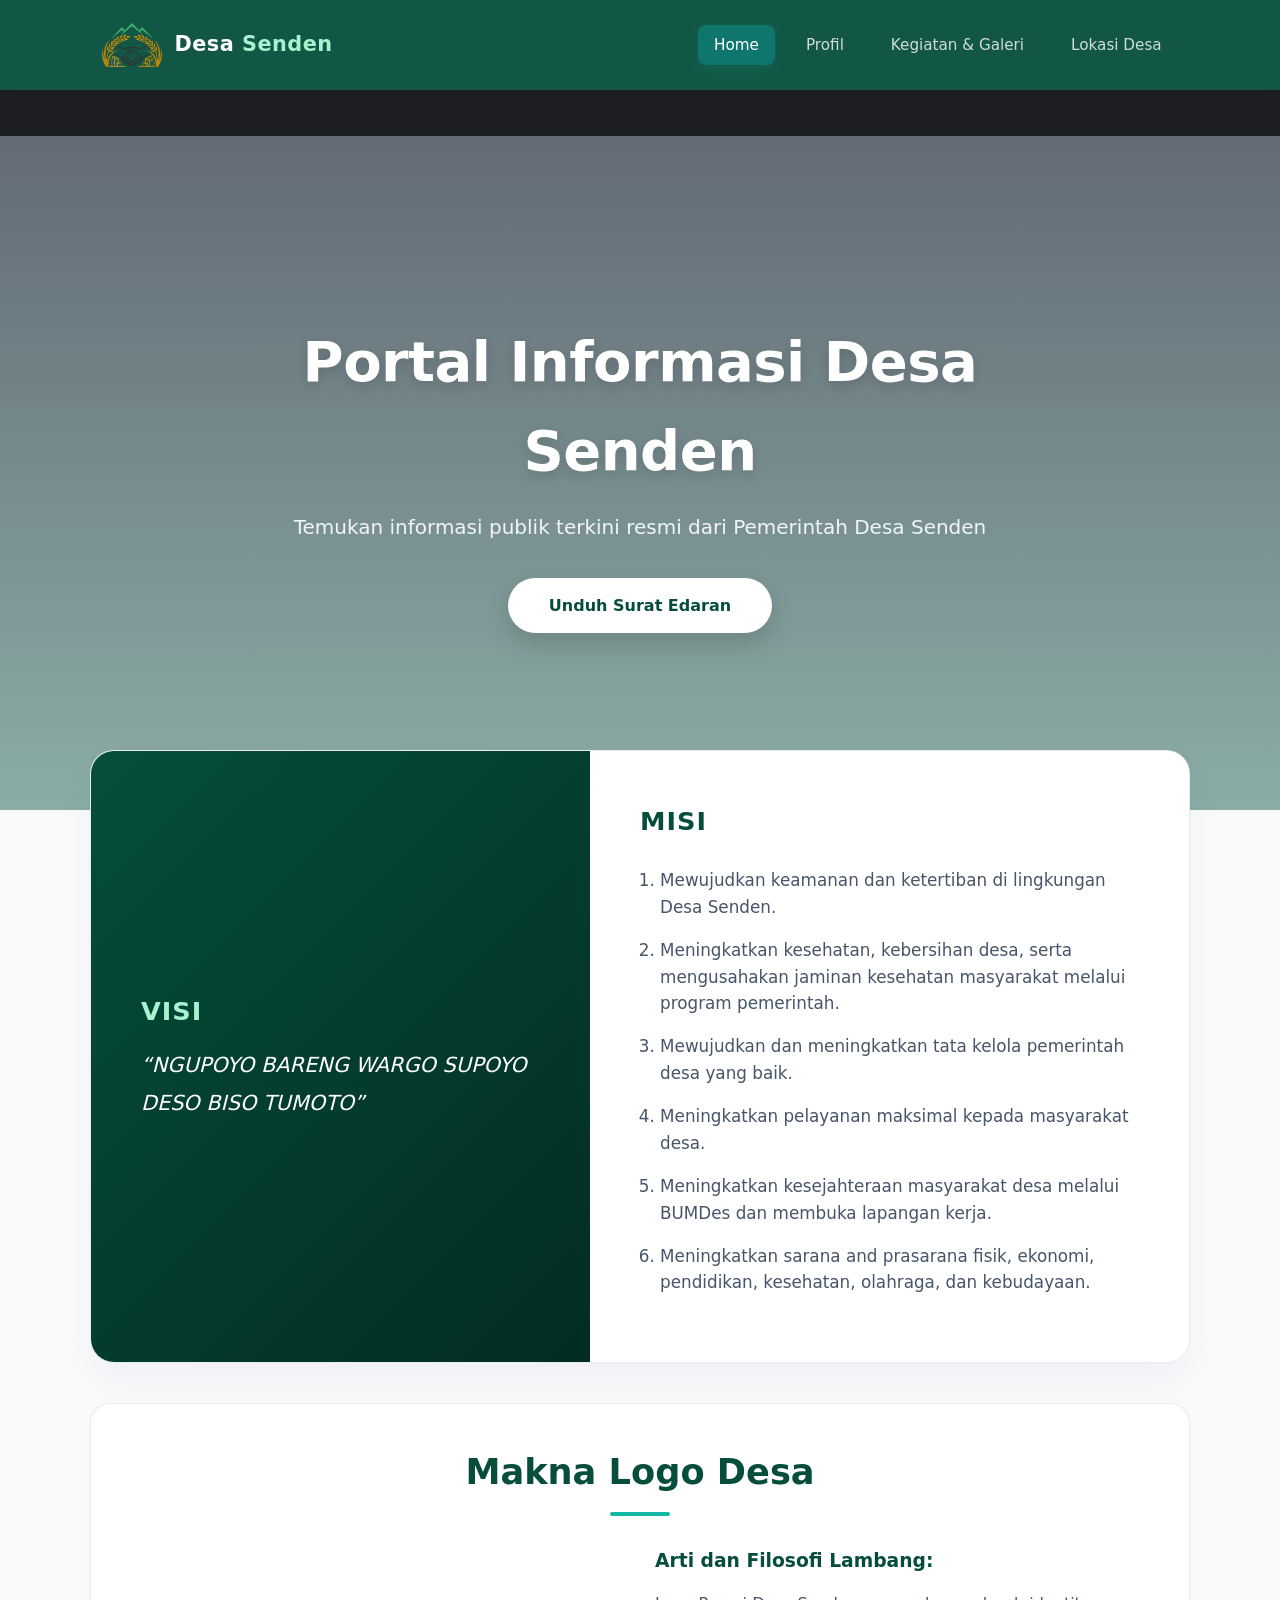
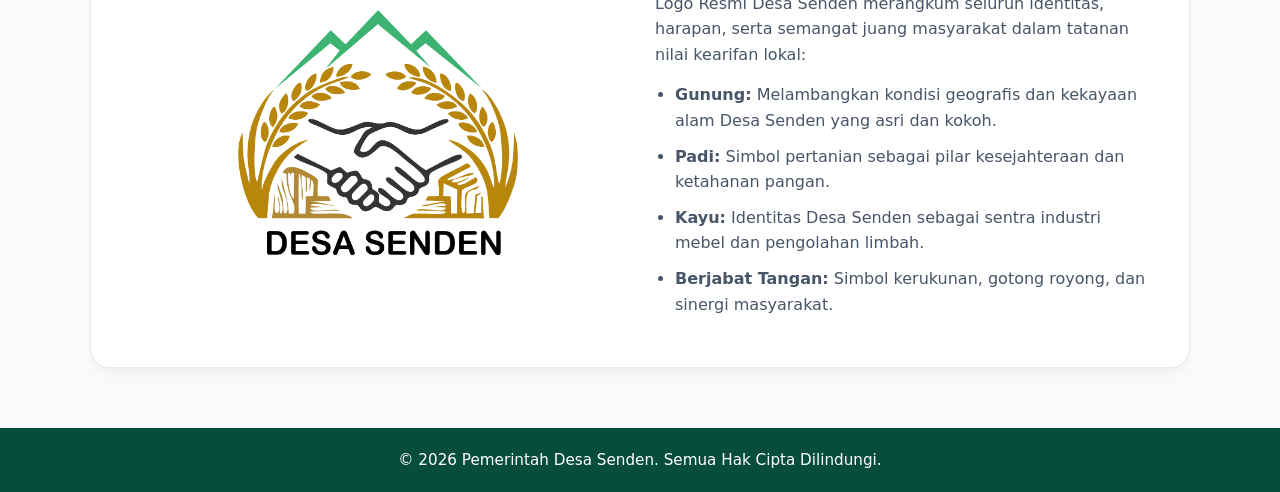
<file: index.html>
<!DOCTYPE html>
<html lang="id">
<head>
    <meta charset="UTF-8">
    <meta name="viewport" content="width=device-width, initial-scale=1.0">
    <title>Beranda - Portal Resmi Desa Senden</title>
    <link rel="stylesheet" href="style.css">
    <link rel="icon" type="image/png" href="gambar/logotanpateks.png">
    <style>
        /* CSS untuk Teks Berjalan */
        .marquee-wrapper {
            background-color: rgba(0, 0, 0, 0.7);
            color: white;
            padding: 10px 0;
            overflow: hidden;
            white-space: nowrap;
            width: 100%;
            position: absolute;
            top: 0;
            z-index: 10;
        }
        .marquee-text {
            display: inline-block;
            padding-left: 100%;
            animation: marquee 15s linear infinite;
        }
        @keyframes marquee {
            0% { transform: translate(0, 0); }
            100% { transform: translate(-100%, 0); }
        }
    </style>
</head>
<body>

    <nav>
        <div class="brand">
            <img src="gambar/logotanpateks.png" alt="Logo Desa Senden" class="logo-desa">
            <div class="brand-text">Desa <span>Senden</span></div>
        </div>
        
        <div class="menu-toggle" id="mobile-menu">
            <span class="bar"></span>
            <span class="bar"></span>
            <span class="bar"></span>
        </div>

        <div class="nav-links">
            <a href="index.html" class="active">Home</a>
            <a href="profil.html">Profil</a>
            <a href="gambar.html">Kegiatan & Galeri</a>
            <a href="map.html">Lokasi Desa</a>
        </div>
    </nav>

    <header class="hero" style="position: relative; overflow: hidden;">
        <div class="marquee-wrapper">
            <div class="marquee-text">Selamat datang di website resmi Pemerintah Desa Senden - Portal Informasi Publik Terkini</div>
        </div>

        <div class="hero-content" style="padding-top: 50px;">
            <h1>Portal Informasi Desa Senden</h1>
            <p>Temukan informasi publik terkini resmi dari Pemerintah Desa Senden</p>
            <a href="surat/Surat_Desa_Senden_Final.pdf" download="Surat_Edaran_Desa_Senden.pdf" class="btn-hero">Unduh Surat Edaran</a>
        </div>
    </header>

    <main class="container">
        <div class="visi-misi-container">
            <div class="visi-misi-grid">
                <div class="visi-box">
                    <h3>Visi</h3>
                    <p>“NGUPOYO BARENG WARGO SUPOYO DESO BISO TUMOTO”</p>
                </div>
                <div class="misi-box">
                    <h3>Misi</h3>
                    <ol>
                        <li>Mewujudkan keamanan dan ketertiban di lingkungan Desa Senden.</li>
                        <li>Meningkatkan kesehatan, kebersihan desa, serta mengusahakan jaminan kesehatan masyarakat melalui program pemerintah.</li>
                        <li>Mewujudkan dan meningkatkan tata kelola pemerintah desa yang baik.</li>
                        <li>Meningkatkan pelayanan maksimal kepada masyarakat desa.</li>
                        <li>Meningkatkan kesejahteraan masyarakat desa melalui BUMDes dan membuka lapangan kerja.</li>
                        <li>Meningkatkan sarana and prasarana fisik, ekonomi, pendidikan, kesehatan, olahraga, dan kebudayaan.</li>
                    </ol>
                </div>
            </div>
        </div>

        <div class="card" style="margin-top: 40px; padding: 40px;">
            <h2 class="main-title" style="margin-bottom: 30px;">Makna Logo Desa</h2>
            
            <div class="grid-2" style="align-items: center;">
                <div style="text-align: center;">
                    <img src="gambar/logo.png" alt="Logo Resmi Desa Senden" style="max-width: 280px; height: auto; object-fit: contain;">
                </div>
                
                <div>
                    <h3 style="color: var(--primary); margin-bottom: 15px;">Arti dan Filosofi Lambang:</h3>
                    <p style="color: var(--text-muted); margin-bottom: 15px;">Logo Resmi Desa Senden merangkum seluruh identitas, harapan, serta semangat juang masyarakat dalam tatanan nilai kearifan lokal:</p>
                    
                    <ul style="padding-left: 20px; color: var(--text-muted);">
                        <li style="margin-bottom: 10px;"><strong>Gunung:</strong> Melambangkan kondisi geografis dan kekayaan alam Desa Senden yang asri dan kokoh.</li>
                        <li style="margin-bottom: 10px;"><strong>Padi:</strong> Simbol pertanian sebagai pilar kesejahteraan dan ketahanan pangan.</li>
                        <li style="margin-bottom: 10px;"><strong>Kayu:</strong> Identitas Desa Senden sebagai sentra industri mebel dan pengolahan limbah.</li>
                        <li style="margin-bottom: 10px;"><strong>Berjabat Tangan:</strong> Simbol kerukunan, gotong royong, dan sinergi masyarakat.</li>
                    </ul>
                </div>
            </div>
        </div>
    </main>

    <footer>
        <p>© 2026 Pemerintah Desa Senden. Semua Hak Cipta Dilindungi.</p>
    </footer>

    <script src="script.js"></script>
</body>
</html>
</file>
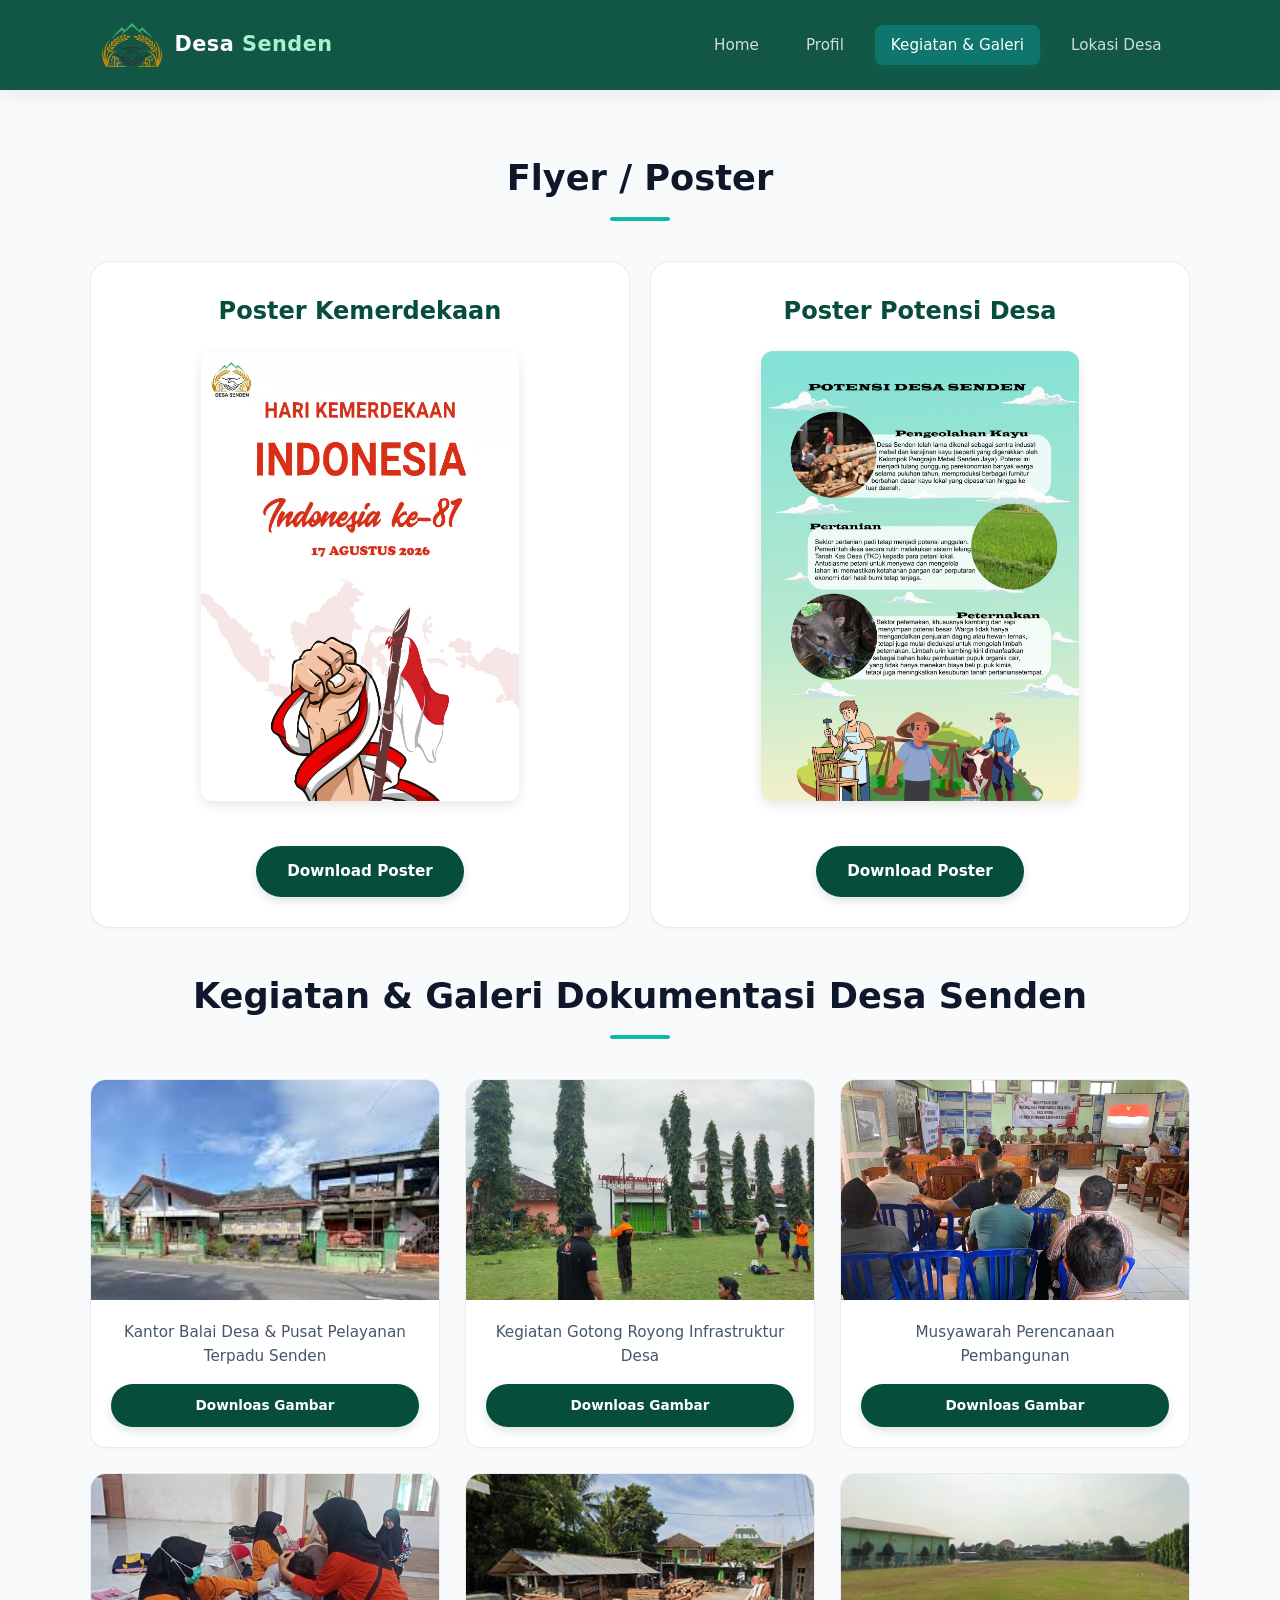
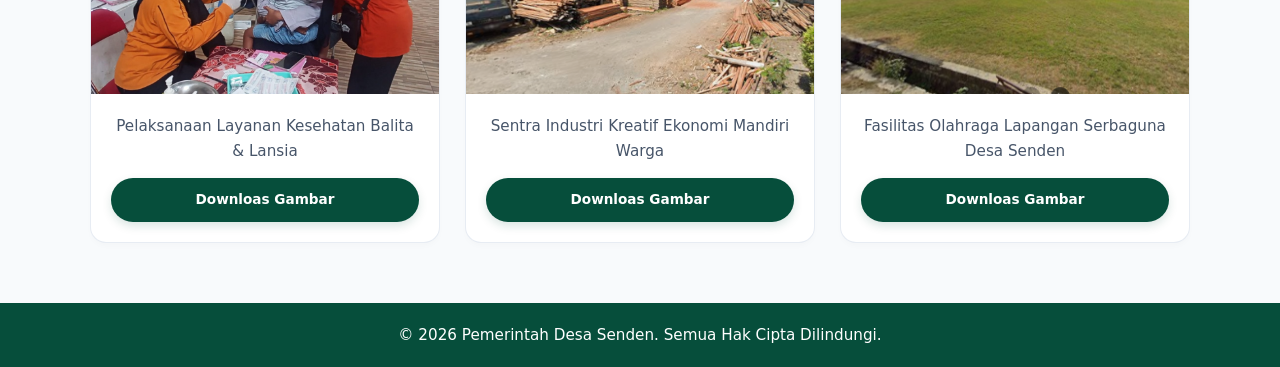
<file: gambar.html>
<!DOCTYPE html>
<html lang="id">
<head>
    <meta charset="UTF-8">
    <meta name="viewport" content="width=device-width, initial-scale=1.0">
    <title>Galeri Foto - Desa Senden</title>
    <link rel="stylesheet" href="style.css">
    <link rel="icon" type="image/png" href="gambar/logotanpateks.png">
</head>
<body>

    <nav>
        <div class="brand">
            <img src="gambar/logotanpateks.png" alt="Logo Desa Senden" class="logo-desa">
            <div class="brand-text">Desa <span>Senden</span></div>
        </div>
        
        <div class="menu-toggle" id="mobile-menu">
            <span class="bar"></span>
            <span class="bar"></span>
            <span class="bar"></span>
        </div>

        <div class="nav-links">
            <a href="index.html">Home</a>
            <a href="profil.html">Profil</a>
            <a href="gambar.html" class="active">Kegiatan & Galeri</a>
            <a href="map.html">Lokasi Desa</a>
        </div>
    </nav>

    <main class="container" style="margin-top: 60px;">
        <h2 class="main-title">Flyer / Poster</h2>
        
        <div class="poster-container-grid">
            
            <div class="poster-section">
                <h2 style="color: var(--primary); margin-bottom: 20px;">Poster Kemerdekaan</h2>
                <img src="gambar/poster kemerdeka.jpg" alt="Poster Utama Desa Senden" class="poster-img">
                <br>
                <a href="gambar/poster kemerdeka.jpg" download="Poster_Utama_Senden.png" class="btn-download" style="padding: 12px 30px; font-size: 0.95rem;">
                    Download Poster 
                </a>
            </div>

            <div class="poster-section">
                <h2 style="color: var(--primary); margin-bottom: 20px;">Poster Potensi Desa</h2>
                <img src="gambar/Poster.jpg" alt="Poster Tambahan Desa Senden" class="poster-img">
                <br>
                <a href="gambar/Poster.jpg" download="Poster_Tambahan_Senden.png" class="btn-download" style="padding: 12px 30px; font-size: 0.95rem;">
                    Download Poster 
                </a>
            </div>
            
        </div>
        
        <h2 class="main-title">Kegiatan & Galeri Dokumentasi Desa Senden</h2>
        
        <div class="gallery-grid">
            
            <div class="gallery-item">
                <img src="gambar/senden.jpg" alt="Dokumentasi Desa 1">
                <div class="gallery-content">
                    <div class="gallery-desc">Kantor Balai Desa & Pusat Pelayanan Terpadu Senden</div>
                    <a href="gambar/senden.jpg" download="balai-desa-senden.jpg" class="btn-download">Downloas Gambar</a>
                </div>
            </div>

            <div class="gallery-item">
                <img src="gambar/foto1.jpg" alt="Dokumentasi Desa 2">
                <div class="gallery-content">
                    <div class="gallery-desc">Kegiatan Gotong Royong Infrastruktur Desa</div>
                    <a href="gambar/foto1.jpg" download="balai-desa-senden.jpg" class="btn-download">Downloas Gambar</a>
                </div>
            </div>

            <div class="gallery-item">
                <img src="gambar/20250814084026.jpg" alt="Dokumentasi Desa 3">
                <div class="gallery-content">
                    <div class="gallery-desc">Musyawarah Perencanaan Pembangunan </div>
                    <a href="gambar/20250814084026.jpg" download="balai-desa-senden.jpg" class="btn-download">Downloas Gambar</a>
                </div>
            </div>

            <div class="gallery-item">
                <img src="gambar/IMG-20260402-WA0005.jpg" alt="Dokumentasi Desa 4">
                <div class="gallery-content">
                    <div class="gallery-desc">Pelaksanaan Layanan Kesehatan Balita & Lansia</div>
                    <a href="gambar/IMG-20260402-WA0005.jpg" download="balai-desa-senden.jpg" class="btn-download">Downloas Gambar</a>
                </div>
            </div>

            <div class="gallery-item">
                <img src="gambar/Screenshot 2026-05-22 090327.jpg" alt="Dokumentasi Desa 5">
                <div class="gallery-content">
                    <div class="gallery-desc">Sentra Industri Kreatif Ekonomi Mandiri Warga</div>
                    <a href="gambar/Screenshot 2026-05-22 090327.jpg" download="balai-desa-senden.jpg" class="btn-download">Downloas Gambar</a>
                </div>
            </div>

            <div class="gallery-item">
                <img src="gambar/Screenshot 2026-05-22 084117.jpg" alt="Dokumentasi Desa 6">
                <div class="gallery-content">
                    <div class="gallery-desc">Fasilitas Olahraga Lapangan Serbaguna Desa Senden</div>
                    <a href="gambar/Screenshot 2026-05-22 084117.jpg" download="balai-desa-senden.jpg" class="btn-download">Downloas Gambar</a>
                </div>
            </div>
            
        </div>
    </main>

    <footer>
        <p>© 2026 Pemerintah Desa Senden. Semua Hak Cipta Dilindungi.</p>
    </footer>

    <script src="script.js"></script>
</body>
</html>
</file>
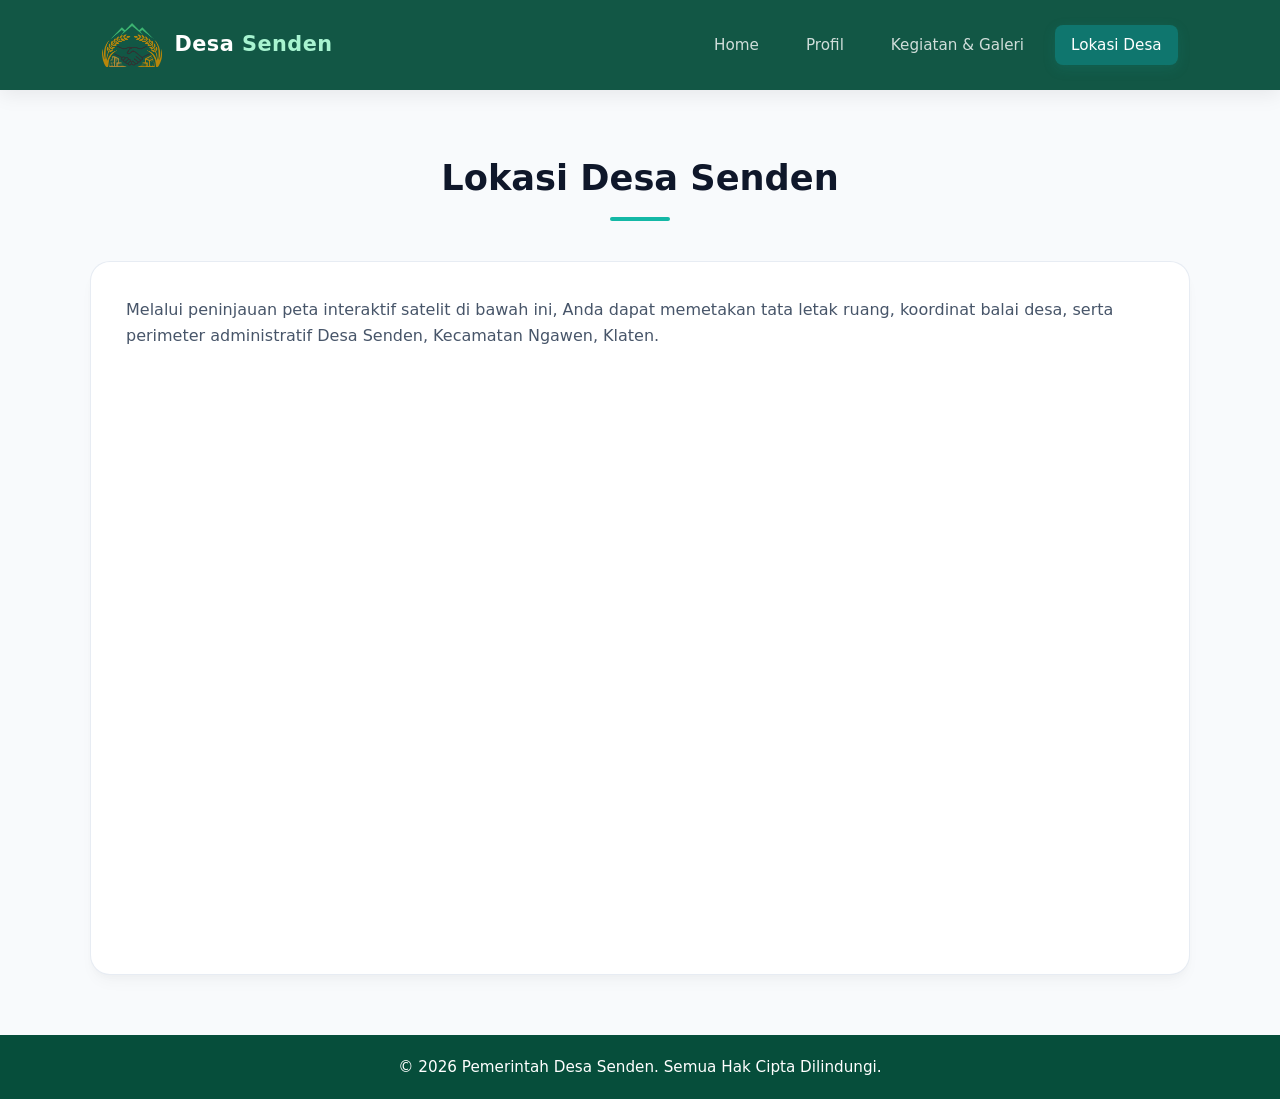
<file: map.html>
<!DOCTYPE html>
<html lang="id">
<head>
    <meta charset="UTF-8">
    <meta name="viewport" content="width=device-width, initial-scale=1.0">
    <title>Lokasi - Desa Senden</title>
    <link rel="stylesheet" href="style.css">
    <link rel="icon" type="image/png" href="gambar/logotanpateks.png">
</head>
<body>

    <nav>
        <div class="brand">
            <img src="gambar/logotanpateks.png" alt="Logo Desa Senden" class="logo-desa">
            <div class="brand-text">Desa <span>Senden</span></div>
        </div>
        
        <div class="menu-toggle" id="mobile-menu">
            <span class="bar"></span>
            <span class="bar"></span>
            <span class="bar"></span>
        </div>

        <div class="nav-links">
            <a href="index.html">Home</a>
            <a href="profil.html">Profil</a>
            <a href="gambar.html">Kegiatan & Galeri</a>
            <a href="map.html" class="active">Lokasi Desa</a>
        </div>
    </nav>

    <main class="container" style="margin-top: 60px;">
        <h2 class="main-title">Lokasi Desa Senden</h2>
        
        <div class="card">
            <p style="margin-bottom: 25px; color: var(--text-muted);">Melalui peninjauan peta interaktif satelit di bawah ini, Anda dapat memetakan tata letak ruang, koordinat balai desa, serta perimeter administratif Desa Senden, Kecamatan Ngawen, Klaten.</p>
            
            <div class="map-container">
                <iframe src="https://www.google.com/maps/embed?pb=!1m18!1m12!1m3!1d988.5286617990367!2d110.5894406833977!3d-7.670822190897198!2m3!1f0!2f0!3f0!3m2!1i1024!2i768!4f13.1!3m3!1m2!1s0x2e7a430024e355ff%3A0x2913bd48330fe952!2sSenden%20RW%2001!5e0!3m2!1sid!2sid!4v1779081752407!5m2!1sid!2sid" width="600" height="450" style="border:0;" allowfullscreen="" loading="lazy" referrerpolicy="no-referrer-when-downgrade"></iframe>
            </div>
        </div>
    </main>

    <footer>
        <p>© 2026 Pemerintah Desa Senden. Semua Hak Cipta Dilindungi.</p>
    </footer>

    <script src="script.js"></script>
</body>
</html>
</file>
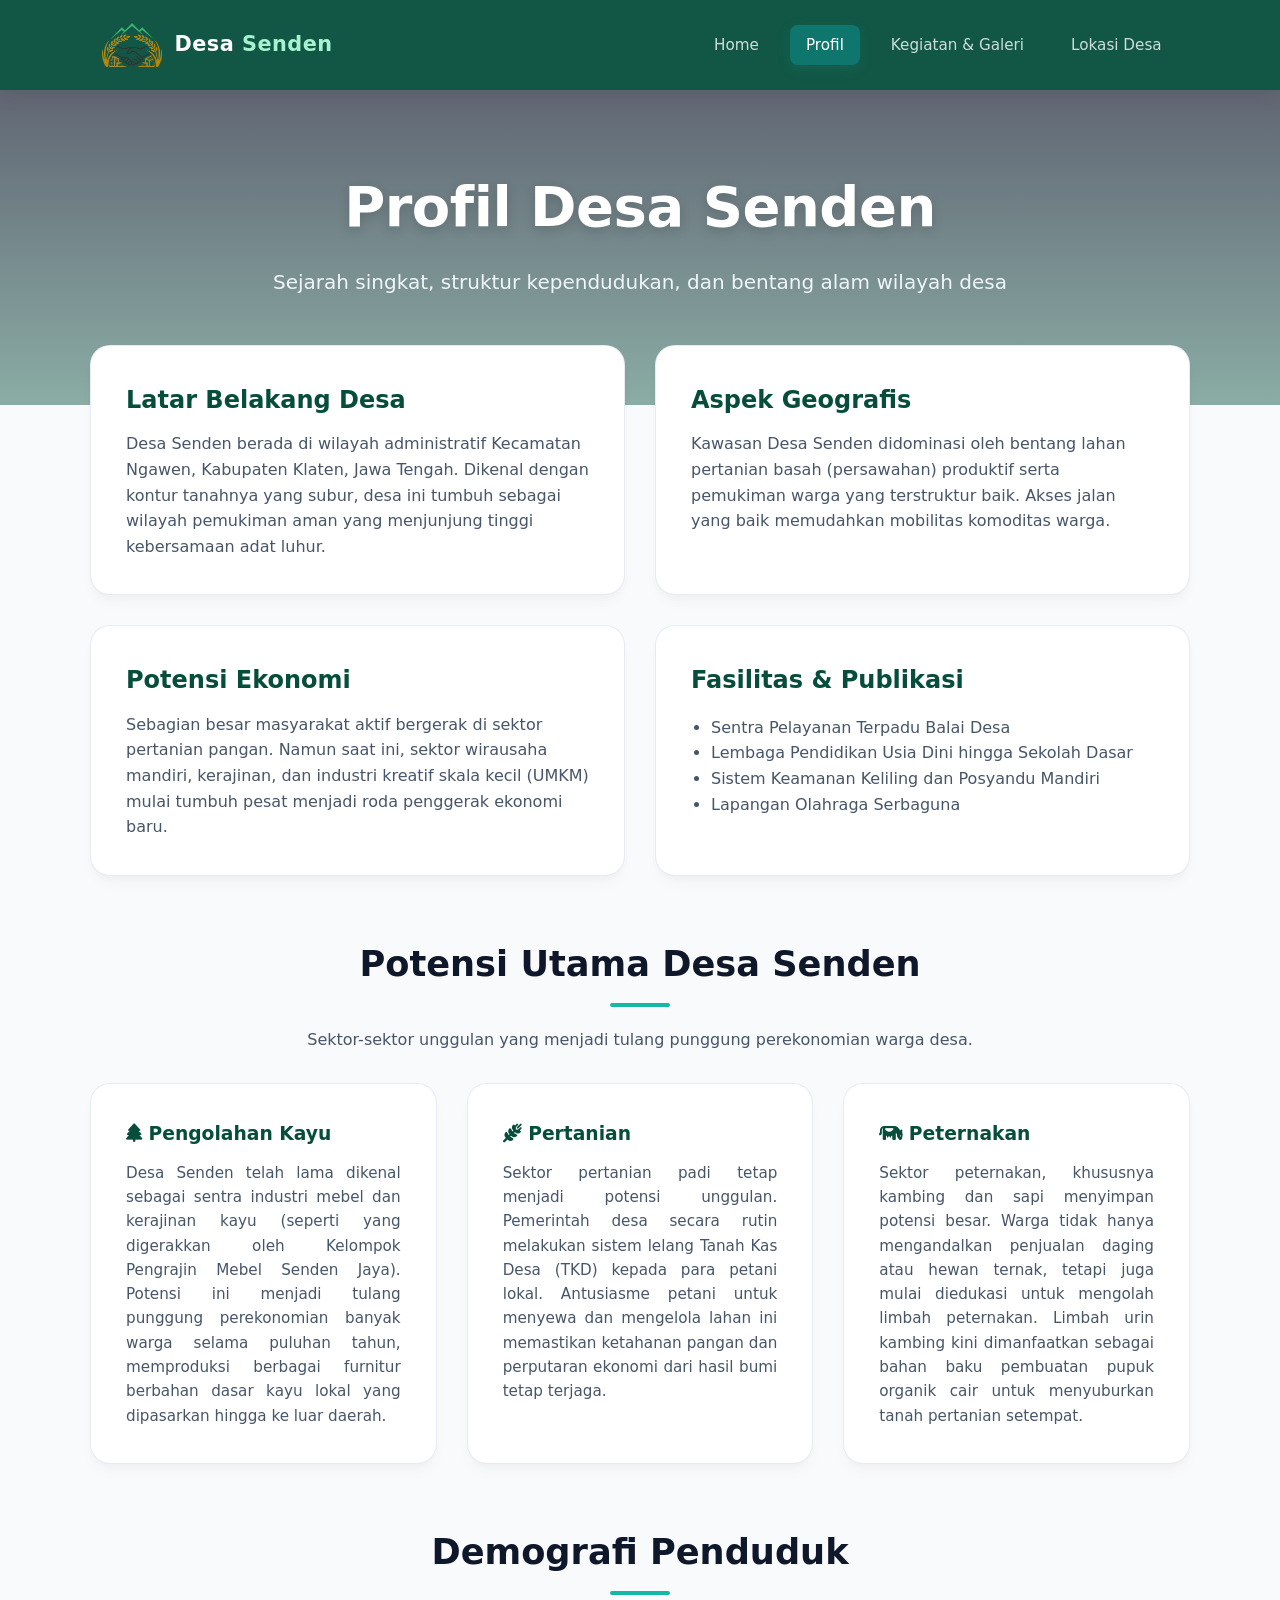
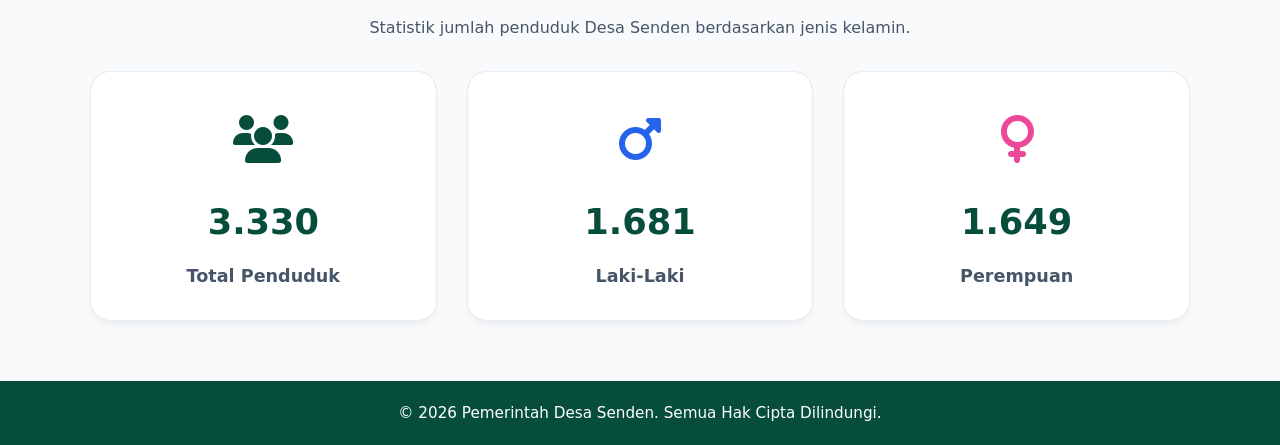
<file: profil.html>
<!DOCTYPE html>
<html lang="id">
<head>
    <meta charset="UTF-8">
    <meta name="viewport" content="width=device-width, initial-scale=1.0">
    <title>Profil - Desa Senden</title>
    <link rel="stylesheet" href="style.css">
    <link rel="icon" type="image/png" href="gambar/logotanpateks.png">
    <link rel="stylesheet" href="https://cdnjs.cloudflare.com/ajax/libs/font-awesome/6.4.0/css/all.min.css">
</head>
<body>

    <nav>
        <div class="brand">
            <img src="gambar/logotanpateks.png" alt="Logo Desa Senden" class="logo-desa">
            <div class="brand-text">Desa <span>Senden</span></div>
        </div>
        
        <div class="menu-toggle" id="mobile-menu">
            <span class="bar"></span>
            <span class="bar"></span>
            <span class="bar"></span>
        </div>

        <div class="nav-links">
            <a href="index.html">Home</a>
            <a href="profil.html" class="active">Profil</a>
            <a href="gambar.html">Kegiatan & Galeri</a>
            <a href="map.html">Lokasi Desa</a>
        </div>
    </nav>

    <header class="hero hero-profil">
        <div class="hero-content">
            <h1>Profil Desa Senden</h1>
            <p>Sejarah singkat, struktur kependudukan, dan bentang alam wilayah desa</p>
        </div>
    </header>

    <main class="container">
        <div class="grid-2">
            <div class="card">
                <h2>Latar Belakang Desa</h2>
                <p class="card-desc">Desa Senden berada di wilayah administratif Kecamatan Ngawen, Kabupaten Klaten, Jawa Tengah. Dikenal dengan kontur tanahnya yang subur, desa ini tumbuh sebagai wilayah pemukiman aman yang menjunjung tinggi kebersamaan adat luhur.</p>
            </div>
            <div class="card">
                <h2>Aspek Geografis</h2>
                <p class="card-desc">Kawasan Desa Senden didominasi oleh bentang lahan pertanian basah (persawahan) produktif serta pemukiman warga yang terstruktur baik. Akses jalan yang baik memudahkan mobilitas komoditas warga.</p>
            </div>
            <div class="card">
                <h2>Potensi Ekonomi</h2>
                <p class="card-desc">Sebagian besar masyarakat aktif bergerak di sektor pertanian pangan. Namun saat ini, sektor wirausaha mandiri, kerajinan, dan industri kreatif skala kecil (UMKM) mulai tumbuh pesat menjadi roda penggerak ekonomi baru.</p>
            </div>
            <div class="card">
                <h2>Fasilitas & Publikasi</h2>
                <ul class="card-list">
                    <li>Sentra Pelayanan Terpadu Balai Desa</li>
                    <li>Lembaga Pendidikan Usia Dini hingga Sekolah Dasar</li>
                    <li>Sistem Keamanan Keliling dan Posyandu Mandiri</li>
                    <li>Lapangan Olahraga Serbaguna</li>
                </ul>
            </div>
        </div>

        <div class="section-gap">
            <h2 class="main-title">Potensi Utama Desa Senden</h2>
            <p class="section-subtitle">Sektor-sektor unggulan yang menjadi tulang punggung perekonomian warga desa.</p>
            
            <div class="grid-3">
                <div class="card">
                    <h3 class="potensi-title"><i class="fa-solid fa-tree"></i> Pengolahan Kayu</h3>
                    <p class="potensi-text">Desa Senden telah lama dikenal sebagai sentra industri mebel dan kerajinan kayu (seperti yang digerakkan oleh Kelompok Pengrajin Mebel Senden Jaya). Potensi ini menjadi tulang punggung perekonomian banyak warga selama puluhan tahun, memproduksi berbagai furnitur berbahan dasar kayu lokal yang dipasarkan hingga ke luar daerah.</p>
                </div>
                <div class="card">
                    <h3 class="potensi-title"><i class="fa-solid fa-wheat-awn"></i> Pertanian</h3>
                    <p class="potensi-text">Sektor pertanian padi tetap menjadi potensi unggulan. Pemerintah desa secara rutin melakukan sistem lelang Tanah Kas Desa (TKD) kepada para petani lokal. Antusiasme petani untuk menyewa dan mengelola lahan ini memastikan ketahanan pangan dan perputaran ekonomi dari hasil bumi tetap terjaga.</p>
                </div>
                <div class="card">
                    <h3 class="potensi-title"><i class="fa-solid fa-cow"></i> Peternakan</h3>
                    <p class="potensi-text">Sektor peternakan, khususnya kambing dan sapi menyimpan potensi besar. Warga tidak hanya mengandalkan penjualan daging atau hewan ternak, tetapi juga mulai diedukasi untuk mengolah limbah peternakan. Limbah urin kambing kini dimanfaatkan sebagai bahan baku pembuatan pupuk organik cair untuk menyuburkan tanah pertanian setempat.</p>
                </div>
            </div>
        </div>

        <div class="section-gap">
            <h2 class="main-title">Demografi Penduduk</h2>
            <p class="section-subtitle">Statistik jumlah penduduk Desa Senden berdasarkan jenis kelamin.</p>
            
            <div class="grid-3 text-center">
                <div class="card card-demo">
                    <div class="icon-demo icon-primary"><i class="fa-solid fa-users"></i></div>
                    <h3 class="demo-number">3.330</h3>
                    <p class="demo-label">Total Penduduk</p>
                </div>
                <div class="card card-demo">
                    <div class="icon-demo icon-blue"><i class="fa-solid fa-mars"></i></div>
                    <h3 class="demo-number">1.681</h3>
                    <p class="demo-label">Laki-Laki</p>
                </div>
                
                <div class="card card-demo">
                    <div class="icon-demo icon-pink"><i class="fa-solid fa-venus"></i></div>
                    <h3 class="demo-number">1.649</h3>
                    <p class="demo-label">Perempuan</p>
                </div>
                
            </div>
        </div>
    </main>

    <footer>
        <p>© 2026 Pemerintah Desa Senden. Semua Hak Cipta Dilindungi.</p>
    </footer>

    <script src="script.js"></script>
</body>
</html>
</file>
<file: style.css>
/* =========================================
  TEMA WARNA & VARIABEL UTAMA WEB DESA
  =========================================
  Bagian ini menentukan warna dasar agar seragam di semua halaman.
*/
:root {
  --primary: #064e3b;       /* Hijau Emerald Gelap (Mewah & Profesional) */
  --primary-light: #0f766e; /* Teal Tua */
  --accent: #14b8a6;        /* Teal Cerah */
  --bg-light: #f8fafc;      /* Background halaman yang bersih */
  --text-dark: #0f172a;     /* Warna teks utama */
  --text-muted: #475569;    /* Warna teks sekunder */
  --card-bg: #ffffff;       /* Putih bersih untuk latar belakang kotak konten */
}

/* =========================================
  PENGATURAN DASAR (RESET STYLES)
  =========================================
*/
* {
  box-sizing: border-box; /* Memastikan ukuran padding tidak merusak tata letak */
  margin: 0;
  padding: 0;
}

body {
  background: var(--bg-light);
  font-family: 'Inter', system-ui, -apple-system, sans-serif; /* Font modern standar web pro */
  color: var(--text-dark);
  line-height: 1.6; /* Jarak antar baris teks agar nyaman dibaca */
}

/* =========================================
  NAVIGASI ATAS (FLOATING GLASSMORPHISM)
  =========================================
*/
nav {
  background: rgba(6, 78, 59, 0.95); /* Hijau transparan tebal */
  backdrop-filter: blur(10px);       /* Efek blur kaca di belakang menu saat di-scroll */
  -webkit-backdrop-filter: blur(10px);
  padding: 15px 8%;
  display: flex;
  justify-content: space-between;    /* Memisahkan logo di kiri dan menu di kanan */
  align-items: center;
  position: sticky;                  /* Membuat menu tetap menempel di atas saat layar digeser ke bawah */
  top: 0;
  z-index: 1000;                     /* Memastikan menu tidak tertutup oleh konten lain */
  box-shadow: 0 4px 20px rgba(0, 0, 0, 0.08);
}

nav .brand {
  display: flex;
  align-items: center;
  gap: 12px; /* Jarak antara gambar logo dengan teks "Desa Senden" */
}

/* Pengaturan Khusus Gambar Logo Desa di Navigasi */
nav .brand .logo-desa {
  width: 60px;          /* Mengatur lebar logo */
  height: 60px;         /* Mengatur tinggi logo agar seimbang */
  object-fit: contain;  /* Memastikan gambar logo tidak gepeng/terdistorsi */
  border-radius: 4px;   /* Membuat sudut logo sedikit melengkung rapi */
}

nav .brand-text {
  color: #ffffff;
  font-size: 1.3rem;
  font-weight: 700;
  letter-spacing: 0.5px;
}

nav .brand-text span {
  color: #a7f3d0; /* Memberi warna hijau muda khusus pada kata "Senden" */
}

nav .nav-links {
  display: flex;
  gap: 15px; /* Jarak antar tombol menu */
}

nav a {
  color: rgba(255, 255, 255, 0.8);
  text-decoration: none; /* Menghilangkan garis bawah pada link */
  font-weight: 500;
  font-size: 0.95rem;
  padding: 8px 16px;
  border-radius: 8px;
}

/* Hover Instan Tanpa Efek Animasi Lambat */
nav a:hover {
  color: #ffffff;
  background: rgba(255, 255, 255, 0.1); /* Efek highlight putih tipis saat disentuh mouse */
}

/* Penanda halaman yang sedang dibuka aktif */
nav a.active {
  color: #ffffff;
  background: var(--primary-light);
  box-shadow: 0 4px 12px rgba(15, 118, 110, 0.3);
}

/* =========================================
  TOMBOL MENU HAMBURGER (TAMPIL DI HP)
  =========================================
*/
.menu-toggle {
  display: none; /* Disembunyikan di PC */
  flex-direction: column;
  cursor: pointer;
  gap: 5px;
}

.menu-toggle .bar {
  width: 25px;
  height: 3px;
  background-color: #ffffff;
  border-radius: 3px;
  transition: all 0.3s ease;
}

/* =========================================
  HERO BANNER (FOTO UTAMA DI ATAS)
  =========================================
*/
.hero {
  position: relative;
  height: 80vh;          /* Tinggi banner mengambil 80% tinggi layar monitor */
  min-height: 500px;
  /* Lapisan hitam transparan (linear-gradient) digabungkan dengan foto desa asli */
  background: linear-gradient(rgba(15, 23, 42, 0.65), rgba(6, 78, 59, 0.45)),
  url('https://api-desa-web-diskominfox10-v3.klaten.go.id/media/saddesa/20230220034825.webp') no-repeat center center/cover;
  display: flex;
  justify-content: center;
  align-items: center;
  text-align: center;
  color: #ffffff;
  padding: 0 20px;
}

.hero-content {
  max-width: 800px;
}

.hero-content h1 {
  font-size: 3.5rem;
  font-weight: 800;
  margin-bottom: 15px;
  letter-spacing: -0.5px;
  text-shadow: 0 4px 12px rgba(0, 0, 0, 0.15); /* Bayangan teks agar kontras dengan foto belakang */
}

.hero-content p {
  font-size: 1.25rem;
  margin-bottom: 35px;
  color: #f1f5f9;
  font-weight: 400;
}

/* Tombol Oval Pro Instan */
.btn-hero {
  display: inline-block;
  background: #ffffff;
  color: var(--primary);
  padding: 14px 40px;
  border-radius: 50px; /* Membuat bentuk tombol menjadi oval sempurna */
  font-weight: 600;
  font-size: 1rem;
  text-decoration: none;
  box-shadow: 0 10px 25px rgba(0, 0, 0, 0.15);
  border: 1px solid transparent;
}

.btn-hero:hover {
  background: var(--primary);
  color: #ffffff;
  border-color: rgba(255, 255, 255, 0.2);
  box-shadow: 0 12px 30px rgba(6, 78, 59, 0.3);
}

/* =========================================
  TATA LETAK KONTEN UTAMA & GRID SYSTEM
  =========================================
*/
.container {
  max-width: 1140px;
  margin: -60px auto 60px auto; /* Reconstruction tata letak menumpuk modern */
  padding: 0 20px;
  position: relative;
  z-index: 10;
}

.main-title {
  text-align: center;
  margin-bottom: 40px;
  font-size: 2.2rem;
  font-weight: 700;
  color: var(--text-dark);
  position: relative;
  padding-bottom: 15px;
}

/* Garis dekorasi kecil di bawah judul */
.main-title::after {
  content: '';
  position: absolute;
  bottom: 0;
  left: 50%;
  transform: translateX(-50%);
  width: 60px;
  height: 4px;
  background: var(--accent);
  border-radius: 2px;
}

/* Grid Pembagi Kolom Otomatis Responsif */
.grid-2 {
  display: grid;
  grid-template-columns: repeat(auto-fit, minmax(450px, 1fr)); /* Pecah 2 kolom di PC, otomatis 1 kolom di HP */
  gap: 30px;
}

.grid-3 {
  display: grid;
  grid-template-columns: repeat(auto-fit, minmax(320px, 1fr)); /* Pecah 3 kolom untuk daftar kegiatan */
  gap: 30px;
}

/* Komponen Kartu Putih Minimalis */
.card {
  background: var(--card-bg);
  padding: 35px;
  border-radius: 20px;
  box-shadow: 0 4px 6px -1px rgba(0, 0, 0, 0.02), 0 10px 15px -3px rgba(0, 0, 0, 0.03);
  border: 1px solid rgba(226, 232, 240, 0.8);
}

.card:hover {
  box-shadow: 0 20px 25px -5px rgba(0, 0, 0, 0.05), 0 10px 10px -5px rgba(0, 0, 0, 0.02);
  border-color: rgba(20, 184, 166, 0.3); /* Batas kartu berubah warna tipis saat disorot */
}

.card h2, .card h3 {
  color: var(--primary);
  margin-bottom: 12px;
}

/* =========================================
  STRUKTUR VISI & MISI DUA SISI
  =========================================
*/
.visi-misi-container {
  background: var(--card-bg);
  border-radius: 24px;
  box-shadow: 0 20px 40px rgba(15, 23, 42, 0.04);
  border: 1px solid rgba(226, 232, 240, 0.8);
  overflow: hidden; /* Memastikan sudut background gradasi melengkung rapi */
}

.visi-misi-grid {
  display: grid;
  grid-template-columns: 1fr 1.2fr; /* Kolom Misi dibuat sedikit lebih lebar daripada kolom Visi */
}

.visi-box {
  background: linear-gradient(135deg, #064e3b, #022c22); /* Gradasi hijau gelap premium */
  color: #ffffff;
  padding: 50px;
  display: flex;
  flex-direction: column;
  justify-content: center;
}

.visi-box h3 {
  color: #a7f3d0;
  font-size: 1.6rem;
  margin-bottom: 15px;
  text-transform: uppercase;
  letter-spacing: 1px;
}

.visi-box p {
  font-style: italic;
  font-size: 1.3rem;
  line-height: 1.8;
  font-weight: 300;
}

.misi-box {
  padding: 50px;
  background: #ffffff;
}

.misi-box h3 {
  color: var(--primary);
  font-size: 1.6rem;
  margin-bottom: 25px;
  text-transform: uppercase;
  letter-spacing: 1px;
}

.misi-box ol {
  padding-left: 20px;
}

.misi-box li {
  margin-bottom: 16px;
  color: var(--text-muted);
  font-size: 1.05rem;
}

/* =========================================
  TABEL PROFIL & WIDGET PETA
  =========================================
*/
.profile-table {
  width: 100%;
  border-collapse: collapse;
}

.profile-table td {
  padding: 16px;
  border-bottom: 1px solid #f1f5f9;
  font-size: 1.05rem;
}

.profile-table tr:last-child td {
  border: none;
}

.profile-table td:first-child {
  font-weight: 600;
  color: var(--primary-light);
  width: 35%; /* Kolom judul data berukuran 35% lebar tabel */
}

.map-container {
  position: relative;
  padding-bottom: 55%; /* Membantu menjaga rasio layar peta tetap proporsional */
  height: 0;
  overflow: hidden;
  border-radius: 16px;
}

.map-container iframe {
  position: absolute;
  top: 0;
  left: 0;
  width: 100%;
  height: 100%;
  border: 0;
}

/* =========================================
  RESPONSIVE BREAKPOINTS (TAMPILAN HP)
  =========================================
*/
@media (max-width: 992px) {
  .visi-misi-grid { grid-template-columns: 1fr; } /* Visi Misi ditumpuk vertikal jika layar tablet/HP */
  .visi-box, .misi-box { padding: 40px; }
}

@media (max-width: 768px) {
  nav { padding: 15px 20px; } 
  
  /* Menampilkan Hamburger Menu */
  .menu-toggle { display: flex; }
  
  /* PERBAIKAN: Menambahkan 'nav' di depan agar spesifisitas CSS menang! */
  nav .nav-links {
    display: none; /* Sekarang ini dijamin bekerja untuk menyembunyikan menu bawaan */
    flex-direction: column;
    position: absolute;
    top: 100%;
    left: 0;
    width: 100%;
    background: rgba(6, 78, 59, 0.98); 
    padding: 20px;
    box-shadow: 0 10px 20px rgba(0,0,0,0.1);
    text-align: center;
    gap: 10px;
  }
  
  /* Class yang ditambahkan oleh JavaScript saat menu ditekan */
  nav .nav-links.active {
    display: flex;
  }
  
  /* Animasi Hamburger berubah menjadi "X" saat aktif */
  .menu-toggle.is-active .bar:nth-child(1) { transform: translateY(8px) rotate(45deg); }
  .menu-toggle.is-active .bar:nth-child(2) { opacity: 0; }
  .menu-toggle.is-active .bar:nth-child(3) { transform: translateY(-8px) rotate(-45deg); }

  .hero-content h1 { font-size: 2.3rem; }
  .hero-content p { font-size: 1.1rem; }
  .grid-2 { grid-template-columns: 1fr; }
  .container { margin-top: -30px; }
}

/* =========================================
  FOOTER (SIMPLE)
  =========================================
*/
footer {
  background: var(--primary);
  color: #ffffff;
  text-align: center;
  padding: 20px;
  margin-top: 60px;
  font-size: 0.95rem;
}

/* =========================================
  TAMBAHAN KELAS UNTUK HALAMAN PROFIL
  =========================================
*/
.hero-profil {
  height: 35vh;
  min-height: 250px;
}

.section-gap {
  margin-top: 60px;
}

.section-subtitle {
  text-align: center;
  color: var(--text-muted);
  margin-bottom: 30px;
  margin-top: -20px;
}

/* Teks dalam Card Umum */
.card-desc {
  margin-top: 10px;
  color: var(--text-muted);
}
.card-list {
  margin: 15px 0 0 20px;
  color: var(--text-muted);
}

/* Desain Potensi Desa */
.potensi-title {
  color: var(--primary);
  margin-bottom: 15px;
}
.potensi-text {
  color: var(--text-muted);
  font-size: 0.95rem;
  text-align: justify;
}

/* Desain Demografi (Statistik) */
.text-center {
  text-align: center;
}
.card-demo {
  padding: 30px 20px;
}
.icon-demo {
  font-size: 3rem;
  margin-bottom: 15px;
}
.icon-primary { color: var(--primary); }
.icon-blue { color: #2563eb; }
.icon-pink { color: #ec4899; } /* PERUBAHAN: Kelas warna pink untuk ikon wanita */
.demo-number {
  font-size: 2.2rem;
  color: var(--text-dark);
  margin-bottom: 5px;
}
.demo-label {
  color: var(--text-muted);
  font-weight: 600;
  font-size: 1.1rem;
}

/* =========================================
  TAMBAHAN KELAS UNTUK HALAMAN GALERI / GAMBAR
  =========================================
*/
.gallery-grid {
  display: grid;
  grid-template-columns: repeat(auto-fit, minmax(300px, 1fr)); /* Memecah foto otomatis menjadi 3 kolom di PC */
  gap: 25px; /* Jarak antar kotak foto */
  margin-top: 20px;
}
.gallery-item {
  background: #ffffff;
  border-radius: 16px;
  overflow: hidden; /* Memastikan sudut konten tetap melengkung rapi */
  border: 1px solid rgba(226, 232, 240, 0.8);
  box-shadow: 0 4px 6px -1px rgba(0,0,0,0.02);
  display: flex;
  flex-direction: column;
}
.gallery-item img {
  width: 100%;
  height: 220px;
  object-fit: cover; /* Memotong gambar secara proporsional agar tinggi semua foto seragam */
  display: block;
}
.gallery-content {
  padding: 20px;
  text-align: center;
  flex-grow: 1;
  display: flex;
  flex-direction: column;
  justify-content: space-between;
  gap: 15px;
}
.gallery-desc {
  font-size: 0.95rem;
  color: var(--text-muted);
  font-weight: 500;
}
/* Desain Tombol Download Oval Menyesuaikan Tema Hijau Web */
.btn-download {
  display: inline-block;
  background: var(--primary);
  color: #ffffff;
  padding: 10px 20px;
  border-radius: 50px; /* Membuat tombol berbentuk oval pro */
  font-weight: 600;
  font-size: 0.85rem;
  text-decoration: none;
  box-shadow: 0 4px 10px rgba(6, 78, 59, 0.15);
  border: 1px solid transparent;
}
.btn-download:hover {
  background: var(--primary-light);
  box-shadow: 0 6px 15px rgba(15, 118, 110, 0.25);
}

/* ─── STYLING TAMBAHAN UNTUK TEMPAT TWO-POSTER SEJAJAR ─── */
.poster-container-grid {
  display: grid;
  grid-template-columns: repeat(auto-fit, minmax(300px, 1fr)); /* Membagi menjadi 2 kolom sejajar di PC, otomatis bertumpuk di HP */
  gap: 20px;
  margin-bottom: 40px; /* Jarak pemisah dengan area galeri bawah */
}
.poster-section {
  background: #ffffff;
  padding: 30px;
  border-radius: 20px;
  border: 1px solid rgba(226, 232, 240, 0.8);
  box-shadow: 0 4px 6px -1px rgba(0,0,0,0.02);
  text-align: center;
}
.poster-img {
  max-width: 100%;
  height: auto;
  max-height: 450px; /* Membatasi tinggi poster agar seimbang */
  border-radius: 12px;
  display: block;
  margin: 0 auto 20px auto;
  box-shadow: 0 4px 12px rgba(0,0,0,0.1);
}
</file>
